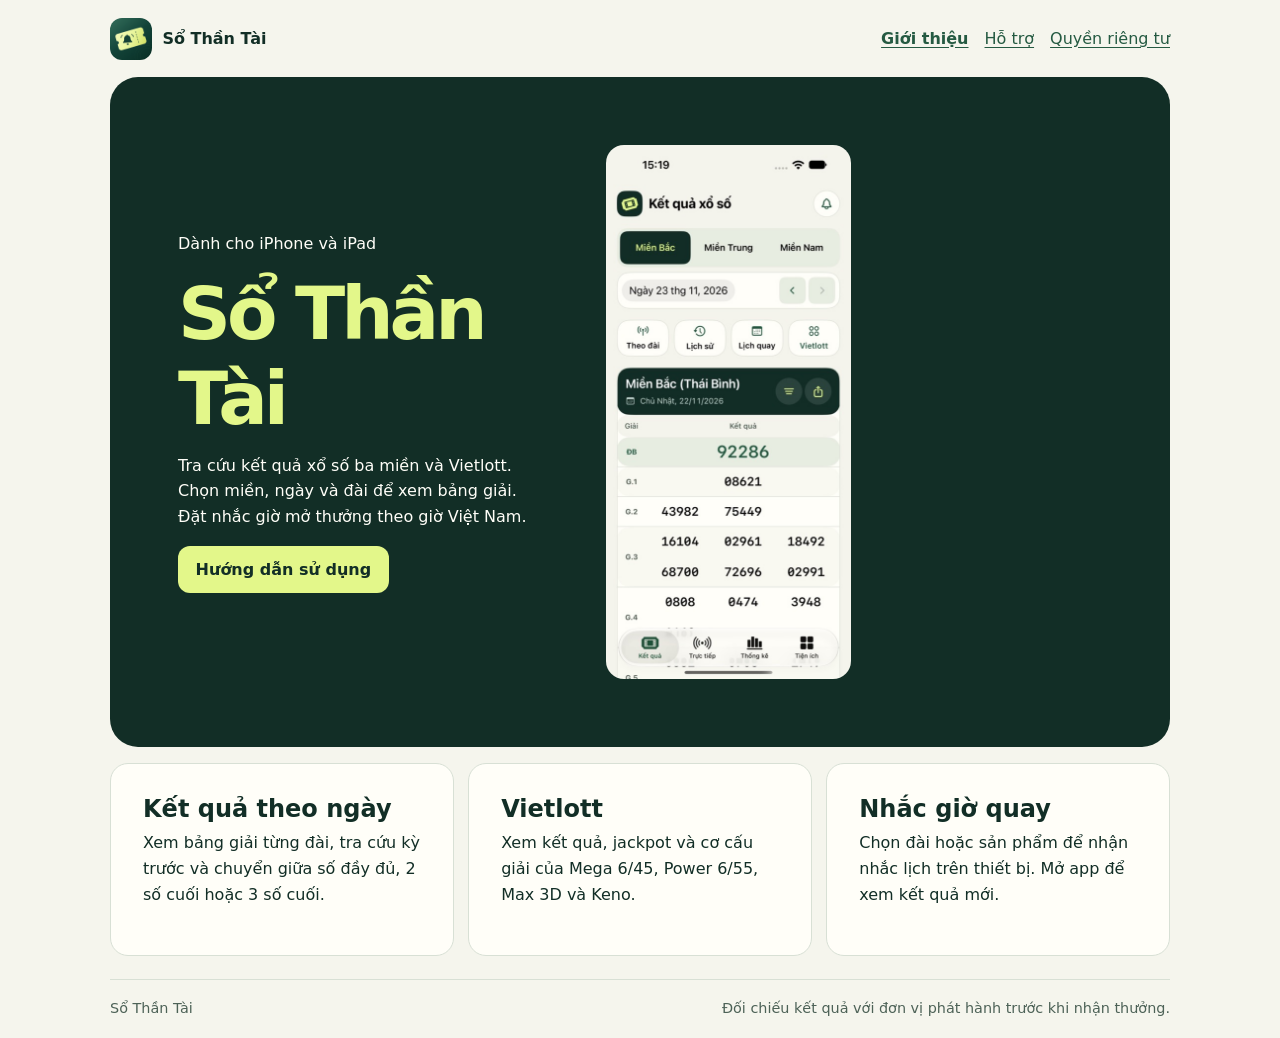
<file: so-than-tai/index.html>
<!doctype html>
<html lang="vi">
<head>
  <meta charset="utf-8">
  <meta name="viewport" content="width=device-width, initial-scale=1">
  <meta name="description" content="Sổ Thần Tài giúp tra cứu kết quả xổ số ba miền, Vietlott và đặt nhắc giờ mở thưởng.">
  <title>Sổ Thần Tài - Dò Số Nhanh</title>
  <link rel="icon" href="assets/icon.png">
  <link rel="stylesheet" href="style.css">
</head>
<body>
  <header>
    <a class="brand" href="./"><img src="assets/icon.png" alt="" width="42" height="42">Sổ Thần Tài</a>
    <nav aria-label="Điều hướng">
      <a href="./" aria-current="page">Giới thiệu</a>
      <a href="support/">Hỗ trợ</a>
      <a href="privacy/">Quyền riêng tư</a>
    </nav>
  </header>
  <main>
    <section class="hero">
      <div>
        <p>Dành cho iPhone và iPad</p>
        <h1>Sổ Thần Tài</h1>
        <p>Tra cứu kết quả xổ số ba miền và Vietlott. Chọn miền, ngày và đài để xem bảng giải. Đặt nhắc giờ mở thưởng theo giờ Việt Nam.</p>
        <a class="button" href="support/">Hướng dẫn sử dụng</a>
      </div>
      <img src="assets/ket-qua.jpg" width="497" height="1080" alt="Giao diện Sổ Thần Tài với bộ chọn miền, ngày và bảng kết quả xổ số">
    </section>
    <div class="features">
      <article><h2>Kết quả theo ngày</h2><p>Xem bảng giải từng đài, tra cứu kỳ trước và chuyển giữa số đầy đủ, 2 số cuối hoặc 3 số cuối.</p></article>
      <article><h2>Vietlott</h2><p>Xem kết quả, jackpot và cơ cấu giải của Mega 6/45, Power 6/55, Max 3D và Keno.</p></article>
      <article><h2>Nhắc giờ quay</h2><p>Chọn đài hoặc sản phẩm để nhận nhắc lịch trên thiết bị. Mở app để xem kết quả mới.</p></article>
    </div>
  </main>
  <footer><span>Sổ Thần Tài</span><span>Đối chiếu kết quả với đơn vị phát hành trước khi nhận thưởng.</span></footer>
</body>
</html>
</file>
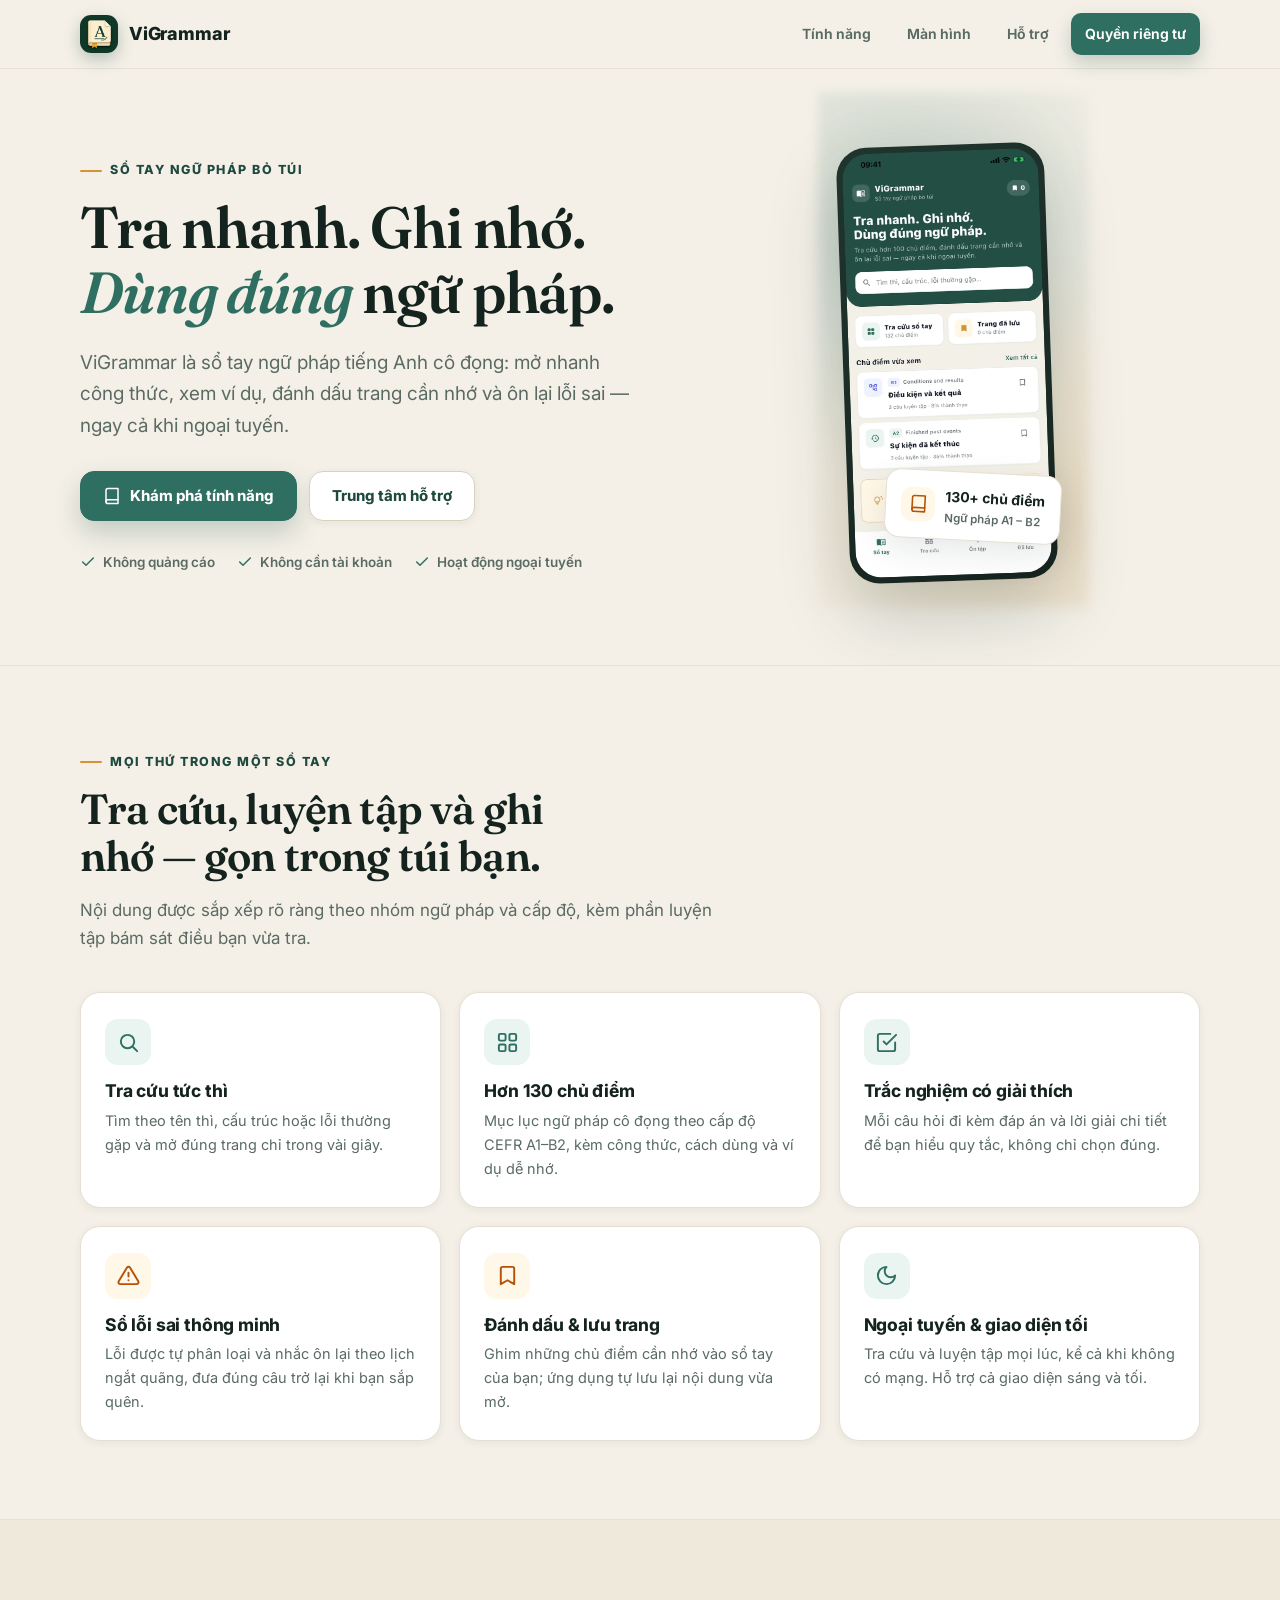
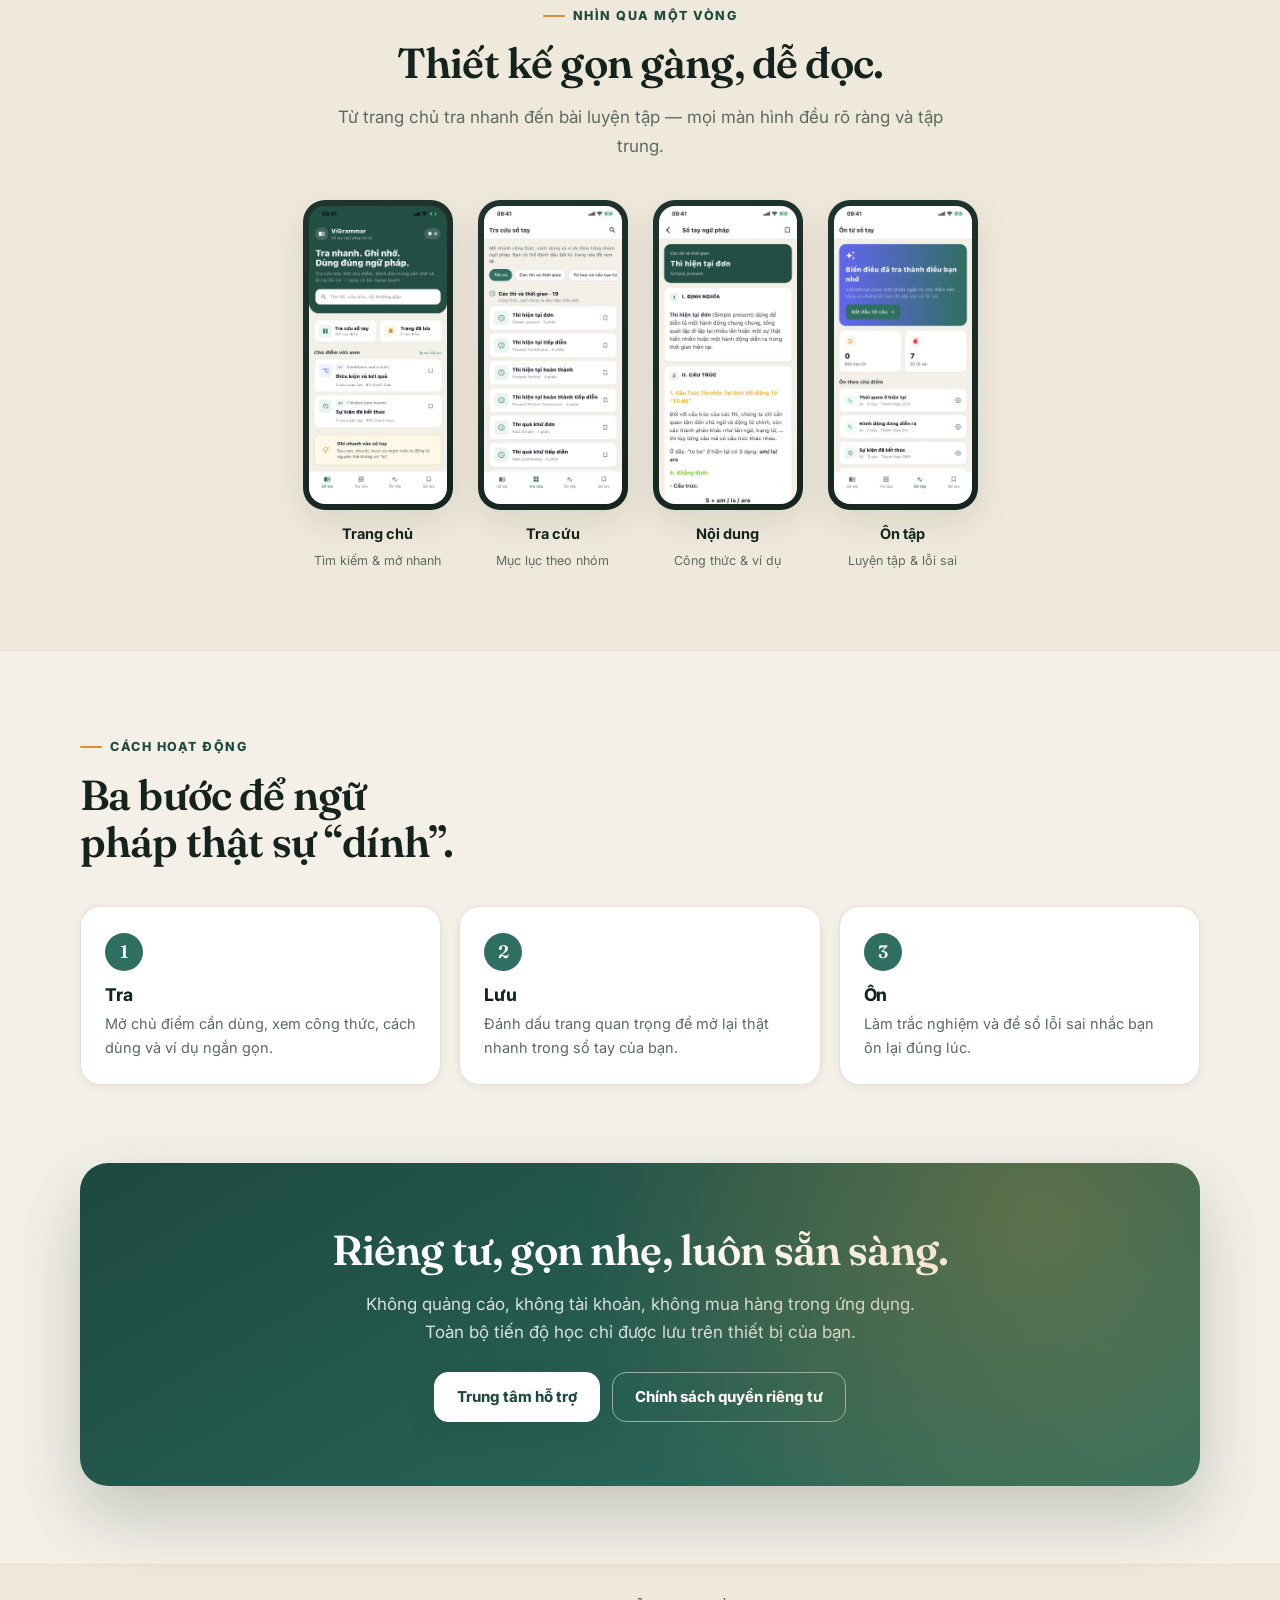
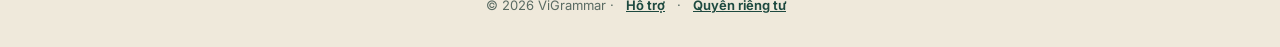
<file: ViGrammar/index.html>
<!doctype html>
<html lang="vi">
<head>
  <meta charset="utf-8">
  <meta name="viewport" content="width=device-width, initial-scale=1">
  <meta name="description" content="ViGrammar — sổ tay ngữ pháp tiếng Anh: tra nhanh hơn 130 chủ điểm A1–B2, trắc nghiệm có giải thích và sổ lỗi sai. Hoạt động ngoại tuyến.">
  <meta name="theme-color" content="#2f6f61">
  <meta property="og:title" content="ViGrammar — Sổ tay ngữ pháp tiếng Anh">
  <meta property="og:description" content="Tra nhanh. Ghi nhớ. Dùng đúng ngữ pháp. Hơn 130 chủ điểm A1–B2, trắc nghiệm có giải thích, sổ lỗi sai — hoạt động ngoại tuyến.">
  <meta property="og:type" content="website">
  <title>ViGrammar — Sổ tay ngữ pháp tiếng Anh</title>
  <link rel="icon" href="assets/app-icon.png">
  <link rel="preconnect" href="https://fonts.googleapis.com">
  <link rel="preconnect" href="https://fonts.gstatic.com" crossorigin>
  <link rel="stylesheet" href="https://fonts.googleapis.com/css2?family=Fraunces:ital,opsz,wght@0,9..144,500;0,9..144,600;1,9..144,600&family=Inter:wght@400;500;600;700;800&display=swap">
  <link rel="stylesheet" href="assets/style.css">
</head>
<body>
  <header class="site-header">
    <nav class="nav" aria-label="Điều hướng chính">
      <a class="brand" href="./"><img src="assets/app-icon.png" alt=""><span>ViGrammar</span></a>
      <div class="nav-links">
        <a href="#tinh-nang">Tính năng</a>
        <a href="#man-hinh">Màn hình</a>
        <a href="support.html">Hỗ trợ</a>
        <a class="cta" href="privacy.html">Quyền riêng tư</a>
      </div>
    </nav>
  </header>

  <main>
    <!-- Hero -->
    <section class="hero">
      <div class="wrap hero-inner">
        <div class="hero-copy">
          <p class="eyebrow">Sổ tay ngữ pháp bỏ túi</p>
          <h1>Tra nhanh. Ghi nhớ.<br><em>Dùng đúng</em> ngữ pháp.</h1>
          <p class="lead">ViGrammar là sổ tay ngữ pháp tiếng Anh cô đọng: mở nhanh công thức, xem ví dụ, đánh dấu trang cần nhớ và ôn lại lỗi sai — ngay cả khi ngoại tuyến.</p>
          <div class="actions">
            <a class="button" href="#tinh-nang">
              <svg class="ico" viewBox="0 0 24 24" fill="none" stroke="currentColor" stroke-width="2" stroke-linecap="round" stroke-linejoin="round" aria-hidden="true"><path d="M4 19.5A2.5 2.5 0 0 1 6.5 17H20"></path><path d="M6.5 2H20v20H6.5A2.5 2.5 0 0 1 4 19.5v-15A2.5 2.5 0 0 1 6.5 2z"></path></svg>
              Khám phá tính năng
            </a>
            <a class="button secondary" href="support.html">Trung tâm hỗ trợ</a>
          </div>
          <div class="trust-row">
            <span><svg class="ico" viewBox="0 0 24 24" fill="none" stroke="currentColor" stroke-width="2.2" stroke-linecap="round" stroke-linejoin="round" aria-hidden="true"><path d="M20 6 9 17l-5-5"/></svg>Không quảng cáo</span>
            <span><svg class="ico" viewBox="0 0 24 24" fill="none" stroke="currentColor" stroke-width="2.2" stroke-linecap="round" stroke-linejoin="round" aria-hidden="true"><path d="M20 6 9 17l-5-5"/></svg>Không cần tài khoản</span>
            <span><svg class="ico" viewBox="0 0 24 24" fill="none" stroke="currentColor" stroke-width="2.2" stroke-linecap="round" stroke-linejoin="round" aria-hidden="true"><path d="M20 6 9 17l-5-5"/></svg>Hoạt động ngoại tuyến</span>
          </div>
        </div>
        <div class="hero-art">
          <div class="phone">
            <img src="assets/screens/so-tay.webp" alt="Màn hình trang chủ ViGrammar với ô tìm kiếm và chủ điểm vừa xem" width="620" height="1341" loading="eager">
          </div>
          <div class="hero-badge">
            <span class="dot"><svg class="ico" viewBox="0 0 24 24" fill="none" stroke="currentColor" stroke-width="2" stroke-linecap="round" stroke-linejoin="round" aria-hidden="true"><path d="M4 19.5A2.5 2.5 0 0 1 6.5 17H20"/><path d="M6.5 2H20v20H6.5A2.5 2.5 0 0 1 4 19.5v-15A2.5 2.5 0 0 1 6.5 2z"/></svg></span>
            <div><b>130+ chủ điểm</b><small>Ngữ pháp A1 – B2</small></div>
          </div>
        </div>
      </div>
    </section>

    <!-- Features -->
    <section class="section" id="tinh-nang">
      <div class="wrap">
        <div class="section-head">
          <p class="eyebrow">Mọi thứ trong một sổ tay</p>
          <h2>Tra cứu, luyện tập và ghi nhớ — gọn trong túi bạn.</h2>
          <p class="section-intro">Nội dung được sắp xếp rõ ràng theo nhóm ngữ pháp và cấp độ, kèm phần luyện tập bám sát điều bạn vừa tra.</p>
        </div>
        <div class="grid">
          <article class="card">
            <span class="chip"><svg class="ico" viewBox="0 0 24 24" fill="none" stroke="currentColor" stroke-width="2" stroke-linecap="round" stroke-linejoin="round" aria-hidden="true"><circle cx="11" cy="11" r="7"/><path d="m21 21-4.3-4.3"/></svg></span>
            <h3>Tra cứu tức thì</h3>
            <p>Tìm theo tên thì, cấu trúc hoặc lỗi thường gặp và mở đúng trang chỉ trong vài giây.</p>
          </article>
          <article class="card">
            <span class="chip"><svg class="ico" viewBox="0 0 24 24" fill="none" stroke="currentColor" stroke-width="2" stroke-linecap="round" stroke-linejoin="round" aria-hidden="true"><rect x="3" y="3" width="7" height="7" rx="1.5"/><rect x="14" y="3" width="7" height="7" rx="1.5"/><rect x="3" y="14" width="7" height="7" rx="1.5"/><rect x="14" y="14" width="7" height="7" rx="1.5"/></svg></span>
            <h3>Hơn 130 chủ điểm</h3>
            <p>Mục lục ngữ pháp cô đọng theo cấp độ CEFR A1–B2, kèm công thức, cách dùng và ví dụ dễ nhớ.</p>
          </article>
          <article class="card">
            <span class="chip"><svg class="ico" viewBox="0 0 24 24" fill="none" stroke="currentColor" stroke-width="2" stroke-linecap="round" stroke-linejoin="round" aria-hidden="true"><path d="M9 11l3 3L22 4"/><path d="M21 12v7a2 2 0 0 1-2 2H5a2 2 0 0 1-2-2V5a2 2 0 0 1 2-2h11"/></svg></span>
            <h3>Trắc nghiệm có giải thích</h3>
            <p>Mỗi câu hỏi đi kèm đáp án và lời giải chi tiết để bạn hiểu quy tắc, không chỉ chọn đúng.</p>
          </article>
          <article class="card">
            <span class="chip gold"><svg class="ico" viewBox="0 0 24 24" fill="none" stroke="currentColor" stroke-width="2" stroke-linecap="round" stroke-linejoin="round" aria-hidden="true"><path d="M12 9v4"/><path d="M12 17h.01"/><path d="M10.3 3.9 1.8 18a2 2 0 0 0 1.7 3h17a2 2 0 0 0 1.7-3L13.7 3.9a2 2 0 0 0-3.4 0z"/></svg></span>
            <h3>Sổ lỗi sai thông minh</h3>
            <p>Lỗi được tự phân loại và nhắc ôn lại theo lịch ngắt quãng, đưa đúng câu trở lại khi bạn sắp quên.</p>
          </article>
          <article class="card">
            <span class="chip gold"><svg class="ico" viewBox="0 0 24 24" fill="none" stroke="currentColor" stroke-width="2" stroke-linecap="round" stroke-linejoin="round" aria-hidden="true"><path d="M19 21l-7-4-7 4V5a2 2 0 0 1 2-2h10a2 2 0 0 1 2 2z"/></svg></span>
            <h3>Đánh dấu &amp; lưu trang</h3>
            <p>Ghim những chủ điểm cần nhớ vào sổ tay của bạn; ứng dụng tự lưu lại nội dung vừa mở.</p>
          </article>
          <article class="card">
            <span class="chip"><svg class="ico" viewBox="0 0 24 24" fill="none" stroke="currentColor" stroke-width="2" stroke-linecap="round" stroke-linejoin="round" aria-hidden="true"><path d="M12 3a6 6 0 0 0 9 9 9 9 0 1 1-9-9z"/></svg></span>
            <h3>Ngoại tuyến &amp; giao diện tối</h3>
            <p>Tra cứu và luyện tập mọi lúc, kể cả khi không có mạng. Hỗ trợ cả giao diện sáng và tối.</p>
          </article>
        </div>
      </div>
    </section>

    <!-- Screens showcase -->
    <section class="section alt" id="man-hinh">
      <div class="wrap">
        <div class="section-head center">
          <p class="eyebrow" style="justify-content:center">Nhìn qua một vòng</p>
          <h2>Thiết kế gọn gàng, dễ đọc.</h2>
          <p class="section-intro">Từ trang chủ tra nhanh đến bài luyện tập — mọi màn hình đều rõ ràng và tập trung.</p>
        </div>
        <div class="screens">
          <div class="screen"><figure><div class="frame"><img src="assets/screens/so-tay.webp" alt="Trang chủ sổ tay với ô tìm kiếm" width="620" height="1341" loading="lazy"></div><figcaption><b>Trang chủ</b><span>Tìm kiếm &amp; mở nhanh</span></figcaption></figure></div>
          <div class="screen"><figure><div class="frame"><img src="assets/screens/tra-cuu.webp" alt="Mục lục các thì và thời gian được phân nhóm" width="620" height="1341" loading="lazy"></div><figcaption><b>Tra cứu</b><span>Mục lục theo nhóm</span></figcaption></figure></div>
          <div class="screen"><figure><div class="frame"><img src="assets/screens/bai-hoc.webp" alt="Nội dung công thức và cách dùng của một chủ điểm" width="620" height="1341" loading="lazy"></div><figcaption><b>Nội dung</b><span>Công thức &amp; ví dụ</span></figcaption></figure></div>
          <div class="screen"><figure><div class="frame"><img src="assets/screens/on-tap.webp" alt="Khu vực ôn tập và sổ lỗi sai" width="620" height="1341" loading="lazy"></div><figcaption><b>Ôn tập</b><span>Luyện tập &amp; lỗi sai</span></figcaption></figure></div>
        </div>
      </div>
    </section>

    <!-- How it works -->
    <section class="section">
      <div class="wrap">
        <div class="section-head">
          <p class="eyebrow">Cách hoạt động</p>
          <h2>Ba bước để ngữ pháp thật sự &ldquo;dính&rdquo;.</h2>
        </div>
        <div class="steps">
          <div class="step">
            <span class="num">1</span>
            <h3>Tra</h3>
            <p>Mở chủ điểm cần dùng, xem công thức, cách dùng và ví dụ ngắn gọn.</p>
          </div>
          <div class="step">
            <span class="num">2</span>
            <h3>Lưu</h3>
            <p>Đánh dấu trang quan trọng để mở lại thật nhanh trong sổ tay của bạn.</p>
          </div>
          <div class="step">
            <span class="num">3</span>
            <h3>Ôn</h3>
            <p>Làm trắc nghiệm và để sổ lỗi sai nhắc bạn ôn lại đúng lúc.</p>
          </div>
        </div>
      </div>
    </section>

    <!-- CTA -->
    <section class="section" style="padding-top:0">
      <div class="wrap">
        <div class="cta-band">
          <h2>Riêng tư, gọn nhẹ, luôn sẵn sàng.</h2>
          <p>Không quảng cáo, không tài khoản, không mua hàng trong ứng dụng. Toàn bộ tiến độ học chỉ được lưu trên thiết bị của bạn.</p>
          <div class="actions">
            <a class="button" href="support.html">Trung tâm hỗ trợ</a>
            <a class="button secondary" href="privacy.html">Chính sách quyền riêng tư</a>
          </div>
        </div>
      </div>
    </section>
  </main>

  <footer class="footer">© 2026 ViGrammar · <a href="support.html">Hỗ trợ</a> · <a href="privacy.html">Quyền riêng tư</a></footer>
</body>
</html>
</file>
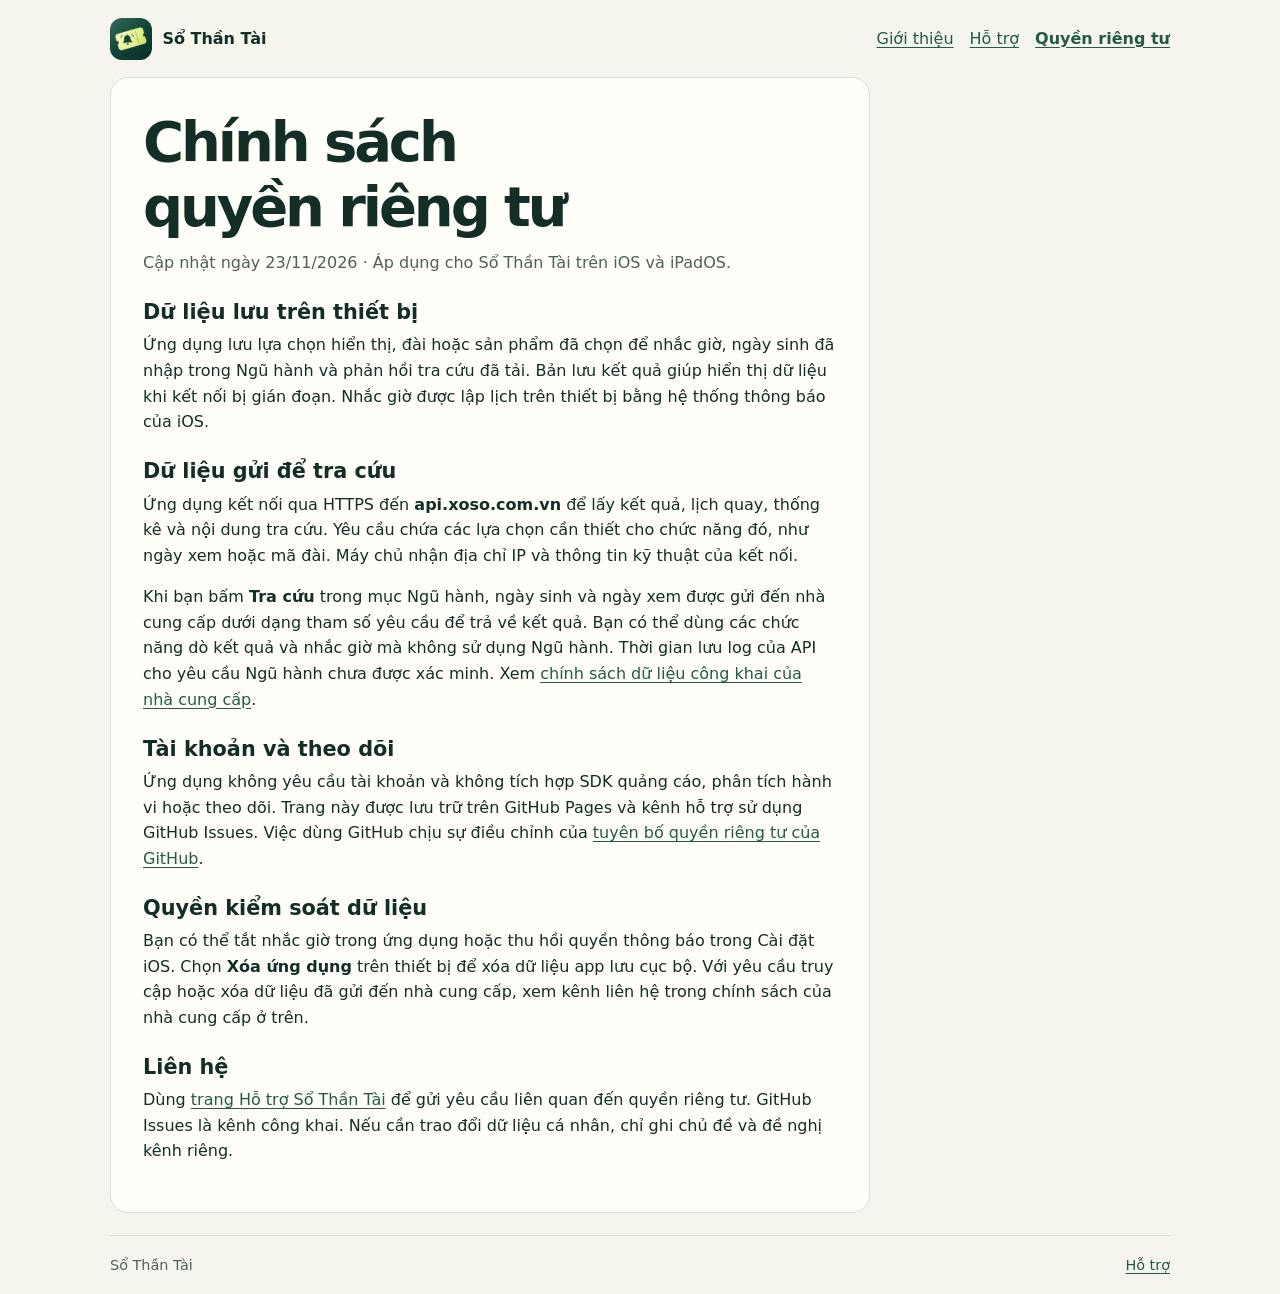
<file: so-than-tai/privacy/index.html>
<!doctype html>
<html lang="vi">
<head>
  <meta charset="utf-8">
  <meta name="viewport" content="width=device-width, initial-scale=1">
  <meta name="description" content="Cách ứng dụng Sổ Thần Tài xử lý dữ liệu tra cứu và các lựa chọn quyền riêng tư.">
  <title>Chính sách quyền riêng tư · Sổ Thần Tài</title>
  <link rel="icon" href="../assets/icon.png">
  <link rel="stylesheet" href="../style.css">
</head>
<body>
  <header>
    <a class="brand" href="../"><img src="../assets/icon.png" alt="" width="42" height="42">Sổ Thần Tài</a>
    <nav aria-label="Điều hướng">
      <a href="../">Giới thiệu</a>
      <a href="../support/">Hỗ trợ</a>
      <a href="./" aria-current="page">Quyền riêng tư</a>
    </nav>
  </header>
  <main>
    <article class="reading">
      <h1>Chính sách quyền riêng tư</h1>
      <p class="muted">Cập nhật ngày 23/11/2026 · Áp dụng cho Sổ Thần Tài trên iOS và iPadOS.</p>
      <h2>Dữ liệu lưu trên thiết bị</h2>
      <p>Ứng dụng lưu lựa chọn hiển thị, đài hoặc sản phẩm đã chọn để nhắc giờ, ngày sinh đã nhập trong Ngũ hành và phản hồi tra cứu đã tải. Bản lưu kết quả giúp hiển thị dữ liệu khi kết nối bị gián đoạn. Nhắc giờ được lập lịch trên thiết bị bằng hệ thống thông báo của iOS.</p>
      <h2>Dữ liệu gửi để tra cứu</h2>
      <p>Ứng dụng kết nối qua HTTPS đến <strong>api.xoso.com.vn</strong> để lấy kết quả, lịch quay, thống kê và nội dung tra cứu. Yêu cầu chứa các lựa chọn cần thiết cho chức năng đó, như ngày xem hoặc mã đài. Máy chủ nhận địa chỉ IP và thông tin kỹ thuật của kết nối.</p>
      <p>Khi bạn bấm <strong>Tra cứu</strong> trong mục Ngũ hành, ngày sinh và ngày xem được gửi đến nhà cung cấp dưới dạng tham số yêu cầu để trả về kết quả. Bạn có thể dùng các chức năng dò kết quả và nhắc giờ mà không sử dụng Ngũ hành. Thời gian lưu log của API cho yêu cầu Ngũ hành chưa được xác minh. Xem <a href="https://xoso.com.vn/tin-xo-so/chinh-sach-bao-mat-va-bao-ve-du-lieu-ca-nhan-tren-website-xoso-com-vn-404-147777.html">chính sách dữ liệu công khai của nhà cung cấp</a>.</p>
      <h2>Tài khoản và theo dõi</h2>
      <p>Ứng dụng không yêu cầu tài khoản và không tích hợp SDK quảng cáo, phân tích hành vi hoặc theo dõi. Trang này được lưu trữ trên GitHub Pages và kênh hỗ trợ sử dụng GitHub Issues. Việc dùng GitHub chịu sự điều chỉnh của <a href="https://docs.github.com/en/site-policy/privacy-policies/github-general-privacy-statement">tuyên bố quyền riêng tư của GitHub</a>.</p>
      <h2>Quyền kiểm soát dữ liệu</h2>
      <p>Bạn có thể tắt nhắc giờ trong ứng dụng hoặc thu hồi quyền thông báo trong Cài đặt iOS. Chọn <strong>Xóa ứng dụng</strong> trên thiết bị để xóa dữ liệu app lưu cục bộ. Với yêu cầu truy cập hoặc xóa dữ liệu đã gửi đến nhà cung cấp, xem kênh liên hệ trong chính sách của nhà cung cấp ở trên.</p>
      <h2>Liên hệ</h2>
      <p>Dùng <a href="../support/">trang Hỗ trợ Sổ Thần Tài</a> để gửi yêu cầu liên quan đến quyền riêng tư. GitHub Issues là kênh công khai. Nếu cần trao đổi dữ liệu cá nhân, chỉ ghi chủ đề và đề nghị kênh riêng.</p>
    </article>
  </main>
  <footer><span>Sổ Thần Tài</span><a href="../support/">Hỗ trợ</a></footer>
</body>
</html>
</file>
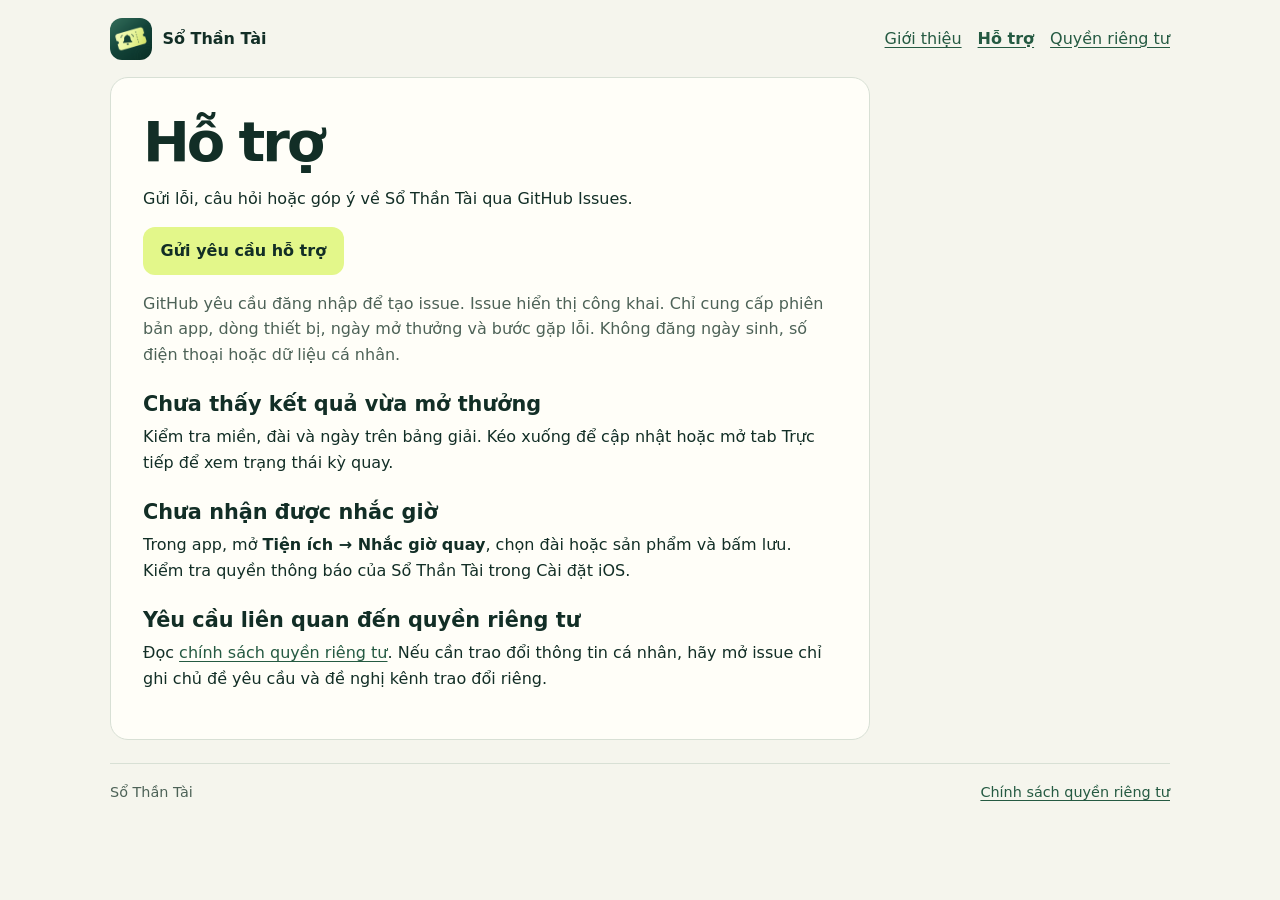
<file: so-than-tai/support/index.html>
<!doctype html>
<html lang="vi">
<head>
  <meta charset="utf-8">
  <meta name="viewport" content="width=device-width, initial-scale=1">
  <meta name="description" content="Hướng dẫn sử dụng và liên hệ hỗ trợ dành cho người dùng Sổ Thần Tài.">
  <title>Hỗ trợ · Sổ Thần Tài</title>
  <link rel="icon" href="../assets/icon.png">
  <link rel="stylesheet" href="../style.css">
</head>
<body>
  <header>
    <a class="brand" href="../"><img src="../assets/icon.png" alt="" width="42" height="42">Sổ Thần Tài</a>
    <nav aria-label="Điều hướng">
      <a href="../">Giới thiệu</a>
      <a href="./" aria-current="page">Hỗ trợ</a>
      <a href="../privacy/">Quyền riêng tư</a>
    </nav>
  </header>
  <main>
    <article class="reading">
      <h1>Hỗ trợ</h1>
      <p>Gửi lỗi, câu hỏi hoặc góp ý về Sổ Thần Tài qua GitHub Issues.</p>
      <p><a class="button" href="https://github.com/tienlab19/tienlab19.github.io/issues/new?title=%5BS%E1%BB%95%20Th%E1%BA%A7n%20T%C3%A0i%5D%20H%E1%BB%97%20tr%E1%BB%A3">Gửi yêu cầu hỗ trợ</a></p>
      <p class="muted">GitHub yêu cầu đăng nhập để tạo issue. Issue hiển thị công khai. Chỉ cung cấp phiên bản app, dòng thiết bị, ngày mở thưởng và bước gặp lỗi. Không đăng ngày sinh, số điện thoại hoặc dữ liệu cá nhân.</p>
      <h2>Chưa thấy kết quả vừa mở thưởng</h2>
      <p>Kiểm tra miền, đài và ngày trên bảng giải. Kéo xuống để cập nhật hoặc mở tab Trực tiếp để xem trạng thái kỳ quay.</p>
      <h2>Chưa nhận được nhắc giờ</h2>
      <p>Trong app, mở <strong>Tiện ích → Nhắc giờ quay</strong>, chọn đài hoặc sản phẩm và bấm lưu. Kiểm tra quyền thông báo của Sổ Thần Tài trong Cài đặt iOS.</p>
      <h2>Yêu cầu liên quan đến quyền riêng tư</h2>
      <p>Đọc <a href="../privacy/">chính sách quyền riêng tư</a>. Nếu cần trao đổi thông tin cá nhân, hãy mở issue chỉ ghi chủ đề yêu cầu và đề nghị kênh trao đổi riêng.</p>
    </article>
  </main>
  <footer><span>Sổ Thần Tài</span><a href="../privacy/">Chính sách quyền riêng tư</a></footer>
</body>
</html>
</file>
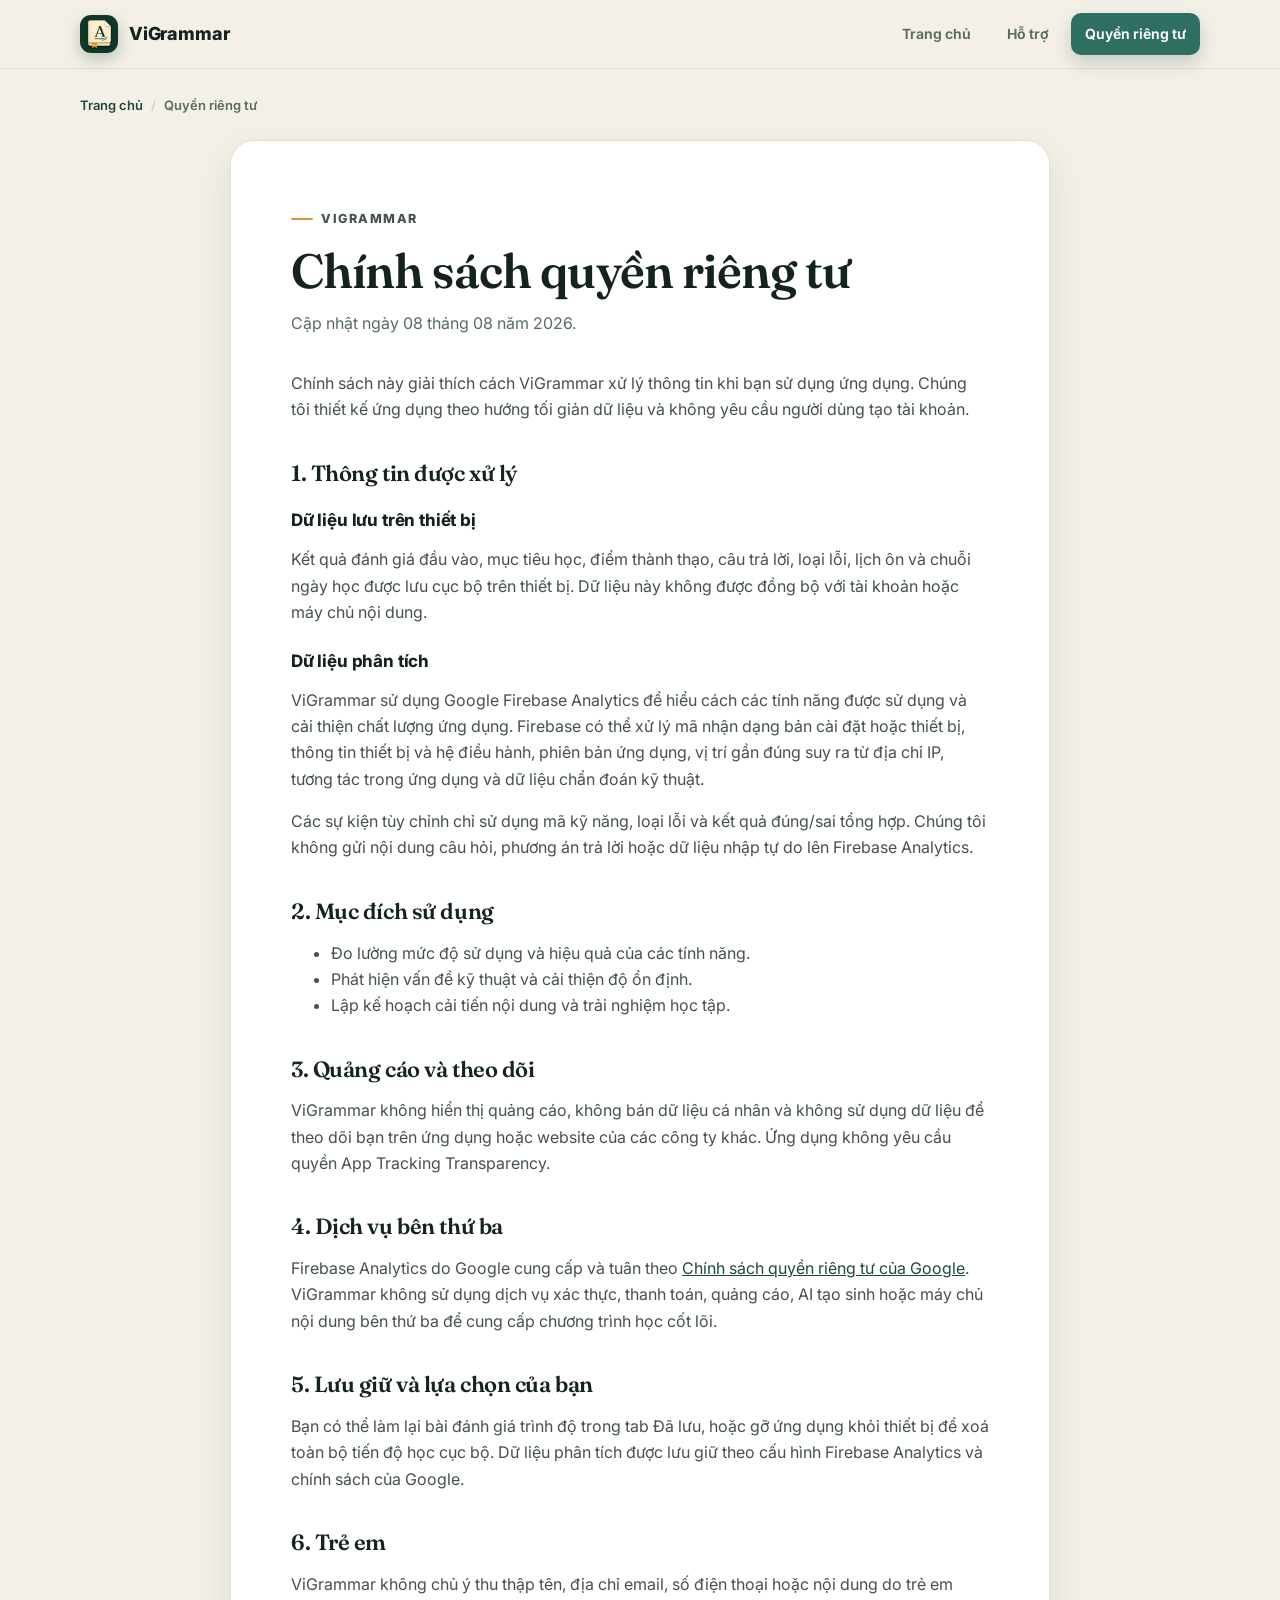
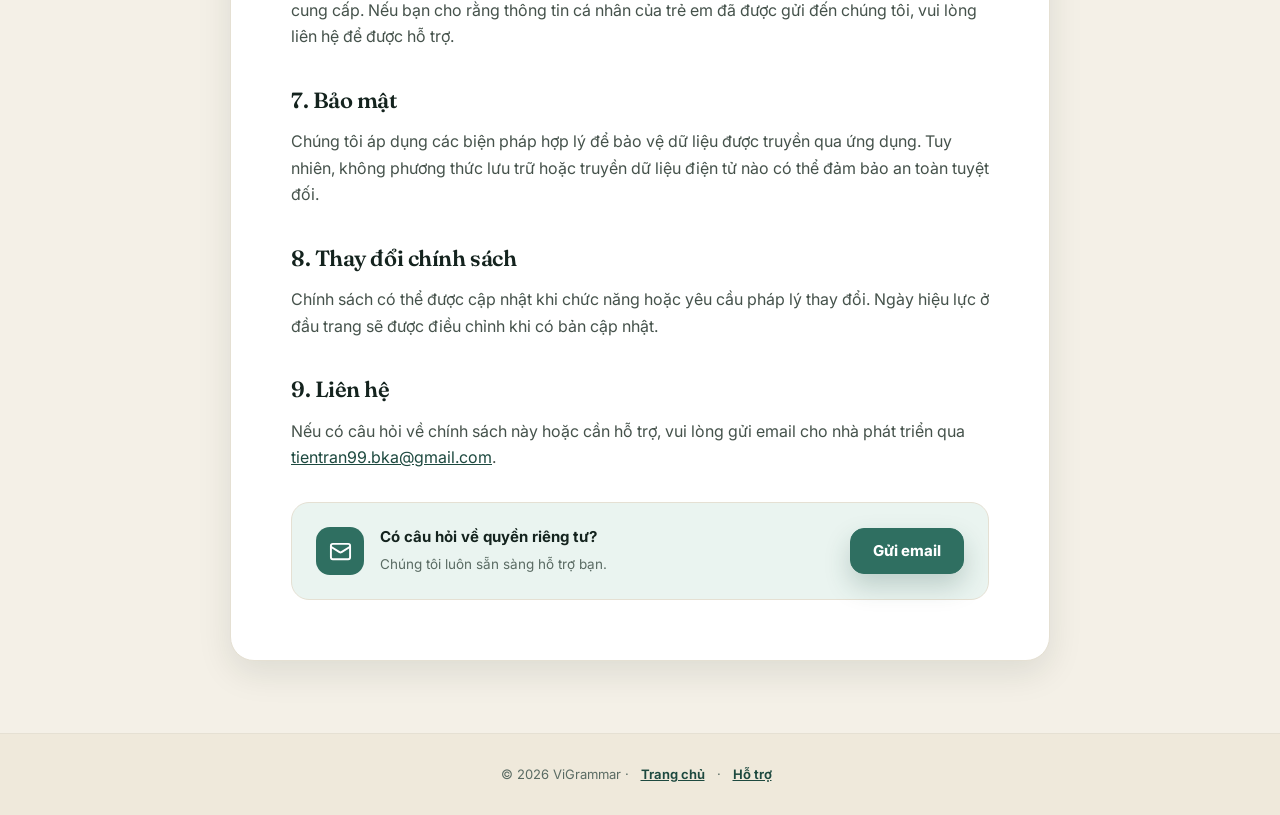
<file: ViGrammar/privacy.html>
<!doctype html>
<html lang="vi">
<head>
  <meta charset="utf-8">
  <meta name="viewport" content="width=device-width, initial-scale=1">
  <meta name="description" content="Chính sách quyền riêng tư của ứng dụng ViGrammar.">
  <meta name="theme-color" content="#2f6f61">
  <title>Chính sách quyền riêng tư — ViGrammar</title>
  <link rel="icon" href="assets/app-icon.png">
  <link rel="preconnect" href="https://fonts.googleapis.com">
  <link rel="preconnect" href="https://fonts.gstatic.com" crossorigin>
  <link rel="stylesheet" href="https://fonts.googleapis.com/css2?family=Fraunces:ital,opsz,wght@0,9..144,500;0,9..144,600;1,9..144,600&family=Inter:wght@400;500;600;700;800&display=swap">
  <link rel="stylesheet" href="assets/style.css">
</head>
<body>
  <header class="site-header">
    <nav class="nav" aria-label="Điều hướng chính">
      <a class="brand" href="./"><img src="assets/app-icon.png" alt=""><span>ViGrammar</span></a>
      <div class="nav-links">
        <a href="./">Trang chủ</a>
        <a href="support.html">Hỗ trợ</a>
        <a class="cta" href="privacy.html" aria-current="page">Quyền riêng tư</a>
      </div>
    </nav>
  </header>

  <nav class="breadcrumb" aria-label="Breadcrumb">
    <a href="./">Trang chủ</a><span class="sep">/</span>Quyền riêng tư
  </nav>

  <main class="document">
    <p class="eyebrow">ViGrammar</p>
    <h1>Chính sách quyền riêng tư</h1>
    <p class="updated">Cập nhật ngày 08 tháng 08 năm 2026.</p>
    <p>Chính sách này giải thích cách ViGrammar xử lý thông tin khi bạn sử dụng ứng dụng. Chúng tôi thiết kế ứng dụng theo hướng tối giản dữ liệu và không yêu cầu người dùng tạo tài khoản.</p>

    <h2>1. Thông tin được xử lý</h2>
    <h3>Dữ liệu lưu trên thiết bị</h3>
    <p>Kết quả đánh giá đầu vào, mục tiêu học, điểm thành thạo, câu trả lời, loại lỗi, lịch ôn và chuỗi ngày học được lưu cục bộ trên thiết bị. Dữ liệu này không được đồng bộ với tài khoản hoặc máy chủ nội dung.</p>
    <h3>Dữ liệu phân tích</h3>
    <p>ViGrammar sử dụng Google Firebase Analytics để hiểu cách các tính năng được sử dụng và cải thiện chất lượng ứng dụng. Firebase có thể xử lý mã nhận dạng bản cài đặt hoặc thiết bị, thông tin thiết bị và hệ điều hành, phiên bản ứng dụng, vị trí gần đúng suy ra từ địa chỉ IP, tương tác trong ứng dụng và dữ liệu chẩn đoán kỹ thuật.</p>
    <p>Các sự kiện tùy chỉnh chỉ sử dụng mã kỹ năng, loại lỗi và kết quả đúng/sai tổng hợp. Chúng tôi không gửi nội dung câu hỏi, phương án trả lời hoặc dữ liệu nhập tự do lên Firebase Analytics.</p>

    <h2>2. Mục đích sử dụng</h2>
    <ul><li>Đo lường mức độ sử dụng và hiệu quả của các tính năng.</li><li>Phát hiện vấn đề kỹ thuật và cải thiện độ ổn định.</li><li>Lập kế hoạch cải tiến nội dung và trải nghiệm học tập.</li></ul>

    <h2>3. Quảng cáo và theo dõi</h2>
    <p>ViGrammar không hiển thị quảng cáo, không bán dữ liệu cá nhân và không sử dụng dữ liệu để theo dõi bạn trên ứng dụng hoặc website của các công ty khác. Ứng dụng không yêu cầu quyền App Tracking Transparency.</p>

    <h2>4. Dịch vụ bên thứ ba</h2>
    <p>Firebase Analytics do Google cung cấp và tuân theo <a href="https://policies.google.com/privacy">Chính sách quyền riêng tư của Google</a>. ViGrammar không sử dụng dịch vụ xác thực, thanh toán, quảng cáo, AI tạo sinh hoặc máy chủ nội dung bên thứ ba để cung cấp chương trình học cốt lõi.</p>

    <h2>5. Lưu giữ và lựa chọn của bạn</h2>
    <p>Bạn có thể làm lại bài đánh giá trình độ trong tab Đã lưu, hoặc gỡ ứng dụng khỏi thiết bị để xoá toàn bộ tiến độ học cục bộ. Dữ liệu phân tích được lưu giữ theo cấu hình Firebase Analytics và chính sách của Google.</p>

    <h2>6. Trẻ em</h2>
    <p>ViGrammar không chủ ý thu thập tên, địa chỉ email, số điện thoại hoặc nội dung do trẻ em cung cấp. Nếu bạn cho rằng thông tin cá nhân của trẻ em đã được gửi đến chúng tôi, vui lòng liên hệ để được hỗ trợ.</p>

    <h2>7. Bảo mật</h2>
    <p>Chúng tôi áp dụng các biện pháp hợp lý để bảo vệ dữ liệu được truyền qua ứng dụng. Tuy nhiên, không phương thức lưu trữ hoặc truyền dữ liệu điện tử nào có thể đảm bảo an toàn tuyệt đối.</p>

    <h2>8. Thay đổi chính sách</h2>
    <p>Chính sách có thể được cập nhật khi chức năng hoặc yêu cầu pháp lý thay đổi. Ngày hiệu lực ở đầu trang sẽ được điều chỉnh khi có bản cập nhật.</p>

    <h2>9. Liên hệ</h2>
    <p>Nếu có câu hỏi về chính sách này hoặc cần hỗ trợ, vui lòng gửi email cho nhà phát triển qua <a href="mailto:tientran99.bka@gmail.com">tientran99.bka@gmail.com</a>.</p>

    <div class="contact-card" style="margin-top:32px">
      <span class="ico-wrap"><svg class="ico" viewBox="0 0 24 24" fill="none" stroke="currentColor" stroke-width="2" stroke-linecap="round" stroke-linejoin="round" aria-hidden="true"><rect x="2" y="4" width="20" height="16" rx="2"/><path d="m22 7-8.97 5.7a1.94 1.94 0 0 1-2.06 0L2 7"/></svg></span>
      <div>
        <b>Có câu hỏi về quyền riêng tư?</b>
        <span>Chúng tôi luôn sẵn sàng hỗ trợ bạn.</span>
      </div>
      <a class="button" href="mailto:tientran99.bka@gmail.com">Gửi email</a>
    </div>
  </main>
  <footer class="footer">© 2026 ViGrammar · <a href="./">Trang chủ</a> · <a href="support.html">Hỗ trợ</a></footer>
</body>
</html>
</file>
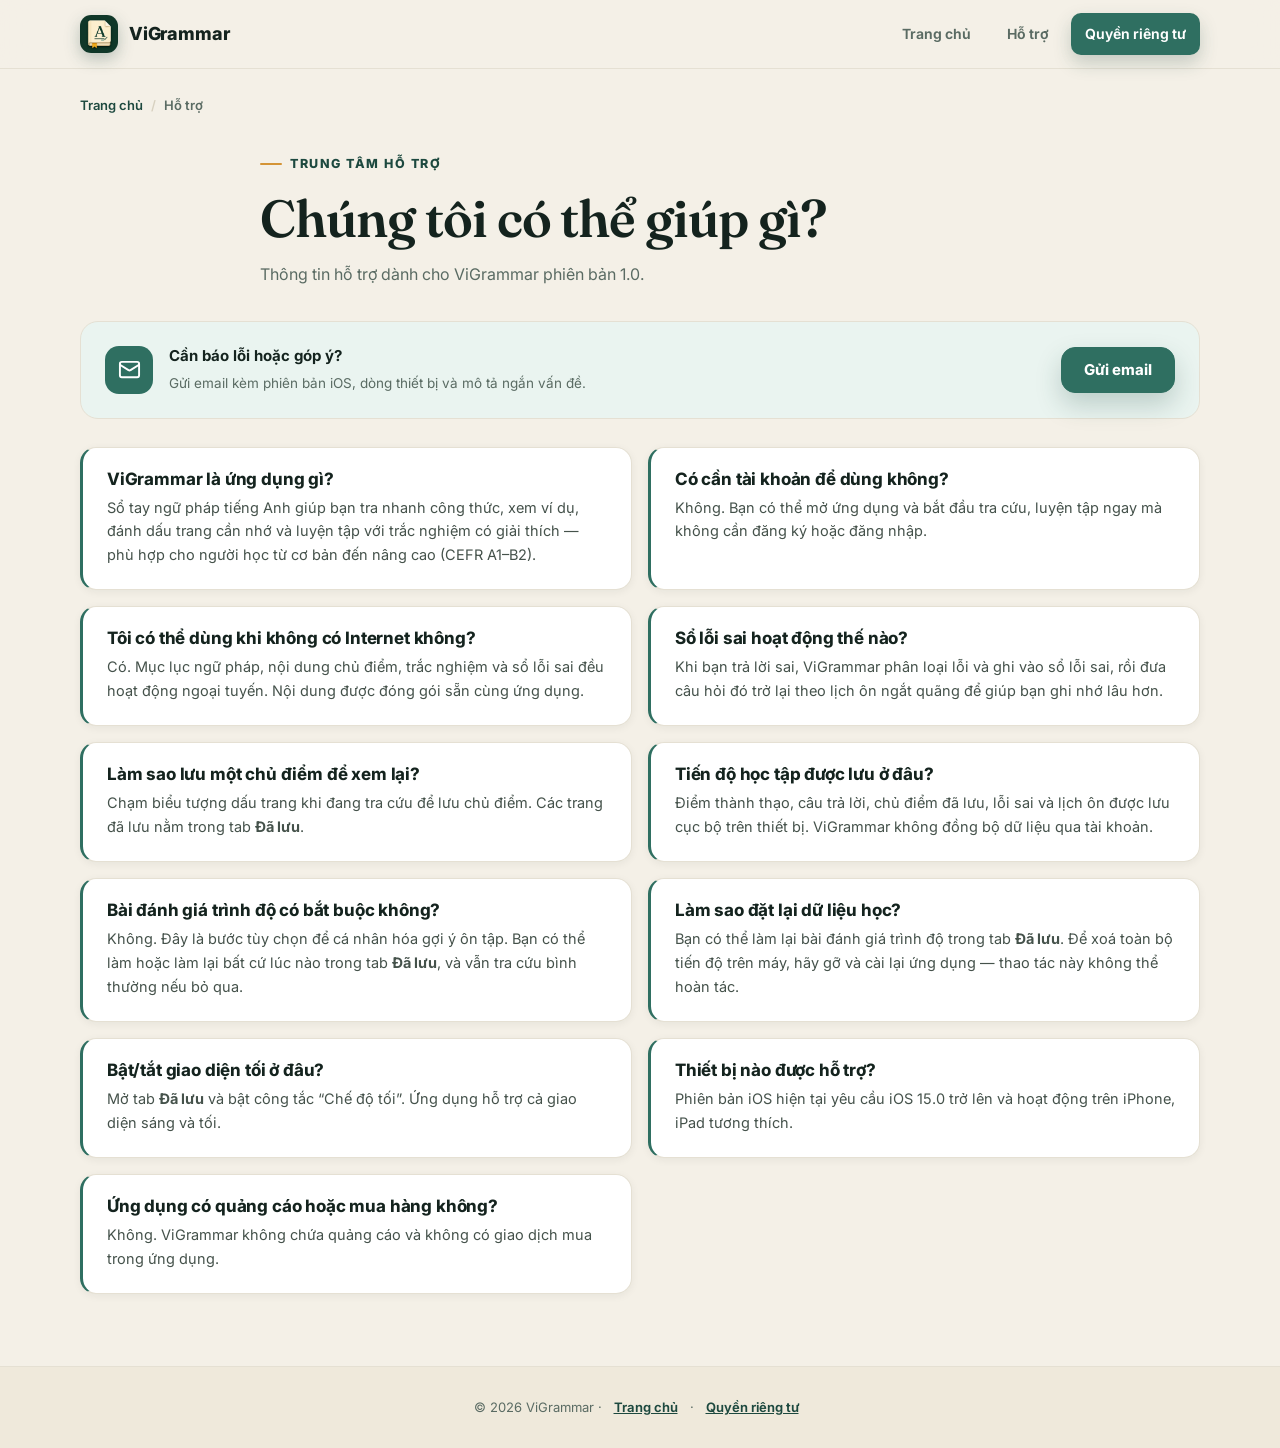
<file: ViGrammar/support.html>
<!doctype html>
<html lang="vi">
<head>
  <meta charset="utf-8">
  <meta name="viewport" content="width=device-width, initial-scale=1">
  <meta name="description" content="Trung tâm hỗ trợ ứng dụng ViGrammar — sổ tay ngữ pháp tiếng Anh.">
  <meta name="theme-color" content="#2f6f61">
  <title>Hỗ trợ — ViGrammar</title>
  <link rel="icon" href="assets/app-icon.png">
  <link rel="preconnect" href="https://fonts.googleapis.com">
  <link rel="preconnect" href="https://fonts.gstatic.com" crossorigin>
  <link rel="stylesheet" href="https://fonts.googleapis.com/css2?family=Fraunces:ital,opsz,wght@0,9..144,500;0,9..144,600;1,9..144,600&family=Inter:wght@400;500;600;700;800&display=swap">
  <link rel="stylesheet" href="assets/style.css">
</head>
<body>
  <header class="site-header">
    <nav class="nav" aria-label="Điều hướng chính">
      <a class="brand" href="./"><img src="assets/app-icon.png" alt=""><span>ViGrammar</span></a>
      <div class="nav-links">
        <a href="./">Trang chủ</a>
        <a href="support.html" aria-current="page">Hỗ trợ</a>
        <a class="cta" href="privacy.html">Quyền riêng tư</a>
      </div>
    </nav>
  </header>

  <nav class="breadcrumb" aria-label="Breadcrumb">
    <a href="./">Trang chủ</a><span class="sep">/</span>Hỗ trợ
  </nav>

  <div class="page-head">
    <p class="eyebrow">Trung tâm hỗ trợ</p>
    <h1>Chúng tôi có thể giúp gì?</h1>
    <p class="updated">Thông tin hỗ trợ dành cho ViGrammar phiên bản 1.0.</p>
  </div>

  <main class="support-main">
    <div class="contact-card">
      <span class="ico-wrap"><svg class="ico" viewBox="0 0 24 24" fill="none" stroke="currentColor" stroke-width="2" stroke-linecap="round" stroke-linejoin="round" aria-hidden="true"><rect x="2" y="4" width="20" height="16" rx="2"/><path d="m22 7-8.97 5.7a1.94 1.94 0 0 1-2.06 0L2 7"/></svg></span>
      <div>
        <b>Cần báo lỗi hoặc góp ý?</b>
        <span>Gửi email kèm phiên bản iOS, dòng thiết bị và mô tả ngắn vấn đề.</span>
      </div>
      <a class="button" href="mailto:tientran99.bka@gmail.com">Gửi email</a>
    </div>

    <div class="faq-grid">
      <section class="faq"><h2>ViGrammar là ứng dụng gì?</h2><p>Sổ tay ngữ pháp tiếng Anh giúp bạn tra nhanh công thức, xem ví dụ, đánh dấu trang cần nhớ và luyện tập với trắc nghiệm có giải thích — phù hợp cho người học từ cơ bản đến nâng cao (CEFR A1–B2).</p></section>
      <section class="faq"><h2>Có cần tài khoản để dùng không?</h2><p>Không. Bạn có thể mở ứng dụng và bắt đầu tra cứu, luyện tập ngay mà không cần đăng ký hoặc đăng nhập.</p></section>
      <section class="faq"><h2>Tôi có thể dùng khi không có Internet không?</h2><p>Có. Mục lục ngữ pháp, nội dung chủ điểm, trắc nghiệm và sổ lỗi sai đều hoạt động ngoại tuyến. Nội dung được đóng gói sẵn cùng ứng dụng.</p></section>
      <section class="faq"><h2>Sổ lỗi sai hoạt động thế nào?</h2><p>Khi bạn trả lời sai, ViGrammar phân loại lỗi và ghi vào sổ lỗi sai, rồi đưa câu hỏi đó trở lại theo lịch ôn ngắt quãng để giúp bạn ghi nhớ lâu hơn.</p></section>
      <section class="faq"><h2>Làm sao lưu một chủ điểm để xem lại?</h2><p>Chạm biểu tượng dấu trang khi đang tra cứu để lưu chủ điểm. Các trang đã lưu nằm trong tab <strong>Đã lưu</strong>.</p></section>
      <section class="faq"><h2>Tiến độ học tập được lưu ở đâu?</h2><p>Điểm thành thạo, câu trả lời, chủ điểm đã lưu, lỗi sai và lịch ôn được lưu cục bộ trên thiết bị. ViGrammar không đồng bộ dữ liệu qua tài khoản.</p></section>
      <section class="faq"><h2>Bài đánh giá trình độ có bắt buộc không?</h2><p>Không. Đây là bước tùy chọn để cá nhân hóa gợi ý ôn tập. Bạn có thể làm hoặc làm lại bất cứ lúc nào trong tab <strong>Đã lưu</strong>, và vẫn tra cứu bình thường nếu bỏ qua.</p></section>
      <section class="faq"><h2>Làm sao đặt lại dữ liệu học?</h2><p>Bạn có thể làm lại bài đánh giá trình độ trong tab <strong>Đã lưu</strong>. Để xoá toàn bộ tiến độ trên máy, hãy gỡ và cài lại ứng dụng — thao tác này không thể hoàn tác.</p></section>
      <section class="faq"><h2>Bật/tắt giao diện tối ở đâu?</h2><p>Mở tab <strong>Đã lưu</strong> và bật công tắc “Chế độ tối”. Ứng dụng hỗ trợ cả giao diện sáng và tối.</p></section>
      <section class="faq"><h2>Thiết bị nào được hỗ trợ?</h2><p>Phiên bản iOS hiện tại yêu cầu iOS 15.0 trở lên và hoạt động trên iPhone, iPad tương thích.</p></section>
      <section class="faq"><h2>Ứng dụng có quảng cáo hoặc mua hàng không?</h2><p>Không. ViGrammar không chứa quảng cáo và không có giao dịch mua trong ứng dụng.</p></section>
    </div>
  </main>

  <footer class="footer">© 2026 ViGrammar · <a href="./">Trang chủ</a> · <a href="privacy.html">Quyền riêng tư</a></footer>
</body>
</html>
</file>
<file: so-than-tai/style.css>
:root {
  color-scheme: light;
  --ink: #122e26;
  --paper: #f5f5ed;
  --white: #fffef8;
  --lime: #e3f78a;
  --muted: #4d6257;
  --line: #d8e0d5;
  font-family: system-ui, -apple-system, BlinkMacSystemFont, sans-serif;
  line-height: 1.6;
  color: var(--ink);
  background: var(--paper);
}
* { box-sizing: border-box; }
body { margin: 0; }
a { color: #255a42; text-underline-offset: .18em; }
a:focus-visible { outline: 2px solid currentColor; outline-offset: 4px; }
header, main, footer { width: min(1060px, calc(100% - 2rem)); margin-inline: auto; }
header, footer, nav { display: flex; align-items: center; gap: 1rem; flex-wrap: wrap; }
header, footer { justify-content: space-between; padding-block: 1.1rem; }
.brand { display: inline-flex; align-items: center; gap: .65rem; font-weight: 750; color: inherit; text-decoration: none; }
.brand img { width: 42px; height: 42px; border-radius: 12px; }
nav a[aria-current] { font-weight: 750; }
h1, h2 { line-height: 1.15; text-wrap: balance; }
h1 { margin: 0 0 .7rem; font-size: clamp(2.2rem, 6vw, 4.6rem); letter-spacing: -.055em; }
h2 { margin: 0 0 .45rem; }
p { margin: 0 0 1rem; }
.hero {
  display: grid;
  grid-template-columns: minmax(0, 1fr) auto;
  align-items: center;
  gap: clamp(1.5rem, 6vw, 5rem);
  border-radius: 28px;
  padding: clamp(1.5rem, 6vw, 4.25rem);
  background: var(--ink);
  color: var(--white);
}
.hero h1 { color: var(--lime); }
.hero p { max-width: 42ch; }
.hero img { width: min(245px, 100%); height: auto; border-radius: 18px; display: block; }
.button {
  display: inline-block;
  padding: .68rem 1.1rem;
  border-radius: 12px;
  color: var(--ink);
  background: var(--lime);
  font-weight: 750;
  text-decoration: none;
}
.button:hover { background: #f0fcae; }
.features {
  display: grid;
  grid-template-columns: repeat(auto-fit, minmax(min(220px, 100%), 1fr));
  gap: .9rem;
  margin-block: 1rem;
}
.features article, .reading {
  padding: clamp(1rem, 4vw, 2rem);
  background: var(--white);
  border: 1px solid var(--line);
  border-radius: 18px;
}
.reading { max-width: 760px; }
.reading h1 { font-size: clamp(2rem, 5vw, 3.5rem); }
.reading h2 { margin-top: 1.6rem; font-size: 1.3rem; }
.reading a { overflow-wrap: anywhere; }
.muted, footer { color: var(--muted); }
footer { margin-top: 1.4rem; border-top: 1px solid var(--line); font-size: .9rem; }
@media (max-width: 650px) {
  .hero { grid-template-columns: 1fr; }
  .hero img { justify-self: center; }
}
</file>
<file: ViGrammar/assets/style.css>
:root {
  color-scheme: light;
  /* Notebook-green brand — mirrors the ViGrammar app design system. */
  --ink: #14231e;
  --muted: #5a6b63;
  --line: #e5e0d3;
  --line-strong: #d8d1c0;
  --paper: #ffffff;
  --wash: #f4f0e7;
  --wash-2: #efe9db;
  --brand: #2f6f61;
  --brand-dark: #1d493f;
  --brand-050: #eaf4f0;
  --gold: #b45309;
  --gold-solid: #d49436;
  --gold-050: #fff7e7;
  --success: #15803d;
  --shadow-sm: 0 2px 8px rgba(20, 35, 30, .06);
  --shadow-md: 0 12px 34px rgba(20, 35, 30, .1);
  --shadow-lg: 0 30px 70px rgba(16, 45, 39, .22);
  --sans: "Inter", ui-sans-serif, -apple-system, BlinkMacSystemFont, "Segoe UI", sans-serif;
  --serif: "Fraunces", ui-serif, Georgia, "Times New Roman", serif;
  font-family: var(--sans);
}

* { box-sizing: border-box; }
html { scroll-behavior: smooth; }

body {
  margin: 0;
  color: var(--ink);
  background: var(--wash);
  line-height: 1.65;
  -webkit-font-smoothing: antialiased;
}

a { color: var(--brand-dark); }
img { max-width: 100%; }

.wrap { width: min(1120px, calc(100% - 40px)); margin: 0 auto; }

/* ---------- Header ---------- */
.site-header {
  position: sticky;
  top: 0;
  z-index: 20;
  background: color-mix(in srgb, var(--wash) 82%, transparent);
  border-bottom: 1px solid var(--line);
  backdrop-filter: blur(14px);
}

.nav {
  width: min(1120px, calc(100% - 40px));
  min-height: 68px;
  margin: 0 auto;
  display: flex;
  align-items: center;
  justify-content: space-between;
  gap: 24px;
}

.brand {
  display: inline-flex;
  align-items: center;
  gap: 11px;
  color: var(--ink);
  font-size: 18px;
  font-weight: 800;
  letter-spacing: -.01em;
  text-decoration: none;
}

.brand img {
  width: 38px;
  height: 38px;
  border-radius: 11px;
  box-shadow: 0 6px 16px rgba(29, 73, 63, .28);
}

.nav-links { display: flex; align-items: center; gap: 8px; }
.nav-links a {
  padding: 9px 14px;
  border-radius: 10px;
  color: var(--muted);
  font-size: 14px;
  font-weight: 650;
  text-decoration: none;
  transition: color .18s ease, background .18s ease;
}
.nav-links a:hover { color: var(--brand-dark); background: var(--brand-050); }
.nav-links a.cta {
  color: #fff;
  background: var(--brand);
  box-shadow: 0 8px 18px rgba(29, 73, 63, .22);
}
.nav-links a.cta:hover { background: var(--brand-dark); color: #fff; }

/* ---------- Shared ---------- */
.eyebrow {
  margin: 0 0 14px;
  display: inline-flex;
  align-items: center;
  gap: 8px;
  color: var(--brand-dark);
  font-size: 12.5px;
  font-weight: 800;
  letter-spacing: .12em;
  text-transform: uppercase;
}
.eyebrow::before {
  content: "";
  width: 22px;
  height: 2px;
  border-radius: 2px;
  background: var(--gold-solid);
}

h1, h2, h3 { line-height: 1.12; }
h1 {
  margin: 0;
  font-family: var(--serif);
  font-optical-sizing: auto;
  font-weight: 600;
  font-size: clamp(38px, 5.4vw, 58px);
  letter-spacing: -.02em;
  text-wrap: balance;
}
h1 em { font-style: italic; color: var(--brand); }
h2 {
  margin: 0 0 16px;
  font-family: var(--serif);
  font-weight: 600;
  font-size: clamp(28px, 4vw, 42px);
  letter-spacing: -.02em;
  text-wrap: balance;
}
h3 { margin: 0 0 8px; font-size: 17.5px; font-weight: 750; letter-spacing: -.01em; }

.lead { max-width: 620px; margin: 22px 0 30px; color: var(--muted); font-size: 19px; text-wrap: pretty; }

.actions { display: flex; flex-wrap: wrap; gap: 12px; }

.button {
  display: inline-flex;
  min-height: 50px;
  padding: 0 22px;
  align-items: center;
  justify-content: center;
  gap: 9px;
  border: 1px solid var(--brand);
  border-radius: 14px;
  background: var(--brand);
  color: #fff;
  font-weight: 750;
  font-size: 15px;
  text-decoration: none;
  box-shadow: 0 12px 26px rgba(29, 73, 63, .22);
  transition: transform .16s ease, background .18s ease, box-shadow .18s ease;
}
.button:hover { background: var(--brand-dark); border-color: var(--brand-dark); transform: translateY(-1px); }
.button:active { transform: translateY(0); }
.button.secondary {
  background: var(--paper);
  color: var(--brand-dark);
  border-color: var(--line-strong);
  box-shadow: var(--shadow-sm);
}
.button.secondary:hover { background: var(--brand-050); border-color: var(--brand); }
.button .ico { width: 18px; height: 18px; }

:where(a, button):focus-visible {
  outline: 3px solid color-mix(in srgb, var(--brand) 55%, transparent);
  outline-offset: 2px;
}

/* ---------- Hero ---------- */
.hero { overflow: hidden; border-bottom: 1px solid var(--line); }
.hero-inner {
  display: grid;
  grid-template-columns: 1.05fr .95fr;
  align-items: center;
  gap: 56px;
  padding: 76px 0 84px;
}
.hero-copy { position: relative; z-index: 1; }

.trust-row {
  margin-top: 30px;
  display: flex;
  flex-wrap: wrap;
  gap: 10px 22px;
  color: var(--muted);
  font-size: 13.5px;
  font-weight: 600;
}
.trust-row span { display: inline-flex; align-items: center; gap: 7px; }
.trust-row .ico { width: 16px; height: 16px; color: var(--brand); }

/* Phone showcase */
.hero-art { position: relative; justify-self: center; }
.hero-art::before {
  content: "";
  position: absolute;
  inset: -12% -18% -6% -12%;
  background:
    radial-gradient(circle at 30% 25%, rgba(47, 111, 97, .22), transparent 60%),
    radial-gradient(circle at 78% 82%, rgba(212, 148, 54, .2), transparent 58%);
  filter: blur(6px);
  z-index: 0;
}
.phone {
  position: relative;
  z-index: 1;
  width: min(208px, 58vw);
  border-radius: 30px;
  padding: 6px;
  background: linear-gradient(150deg, #20342e, #16241f);
  box-shadow: var(--shadow-lg);
  transform: rotate(-2deg);
}
.phone img { display: block; width: 100%; height: auto; border-radius: 26px; }
.hero-badge {
  position: absolute;
  z-index: 2;
  right: -10px;
  bottom: 40px;
  display: flex;
  align-items: center;
  gap: 10px;
  padding: 11px 15px;
  border-radius: 15px;
  background: var(--paper);
  border: 1px solid var(--line);
  box-shadow: var(--shadow-md);
  transform: rotate(3deg);
}
.hero-badge .dot { width: 34px; height: 34px; border-radius: 10px; display: grid; place-items: center; background: var(--gold-050); color: var(--gold); }
.hero-badge .ico { width: 19px; height: 19px; }
.hero-badge b { font-size: 14px; }
.hero-badge small { display: block; color: var(--muted); font-size: 11.5px; font-weight: 600; }

/* ---------- Sections ---------- */
.section { padding: 78px 0; }
.section.alt { background: var(--wash-2); border-top: 1px solid var(--line); border-bottom: 1px solid var(--line); }
.section-head { max-width: 640px; margin-bottom: 40px; }
.section-head.center { margin-left: auto; margin-right: auto; text-align: center; }
.section-intro { margin: 0; color: var(--muted); font-size: 17px; }

/* Feature grid */
.grid { display: grid; grid-template-columns: repeat(3, 1fr); gap: 18px; }
.card {
  padding: 26px 24px;
  border: 1px solid var(--line);
  border-radius: 20px;
  background: var(--paper);
  box-shadow: var(--shadow-sm);
  transition: transform .18s ease, box-shadow .18s ease, border-color .18s ease;
}
.card:hover { transform: translateY(-3px); box-shadow: var(--shadow-md); border-color: var(--line-strong); }
.card .chip {
  width: 46px; height: 46px;
  display: grid; place-items: center;
  margin-bottom: 16px;
  border-radius: 13px;
  background: var(--brand-050);
  color: var(--brand);
}
.card .chip.gold { background: var(--gold-050); color: var(--gold); }
.card .chip .ico { width: 23px; height: 23px; }
.card p { margin: 0; color: var(--muted); font-size: 14.5px; }

/* Steps */
.steps { display: grid; grid-template-columns: repeat(3, 1fr); gap: 18px; counter-reset: step; }
.step {
  position: relative;
  padding: 26px 24px 24px;
  border: 1px solid var(--line);
  border-radius: 20px;
  background: var(--paper);
  box-shadow: var(--shadow-sm);
}
.step .num {
  display: inline-grid; place-items: center;
  width: 38px; height: 38px;
  margin-bottom: 14px;
  border-radius: 50%;
  background: var(--brand);
  color: #fff;
  font-family: var(--serif);
  font-weight: 600;
  font-size: 18px;
}
.step p { margin: 0; color: var(--muted); font-size: 14.5px; }

/* Screens showcase */
.screens {
  display: grid;
  grid-template-columns: repeat(4, 1fr);
  gap: 20px;
  max-width: 680px;
  margin: 0 auto;
}
.screen { max-width: 150px; width: 100%; margin: 0 auto; }
.screen figure { margin: 0; }
.screen .frame {
  border-radius: 22px;
  padding: 6px;
  background: linear-gradient(150deg, #20342e, #16241f);
  box-shadow: var(--shadow-md);
}
.screen .frame img { display: block; width: 100%; height: auto; border-radius: 16px; }
.screen figcaption { margin-top: 12px; text-align: center; }
.screen figcaption b { display: block; font-size: 14.5px; }
.screen figcaption span { color: var(--muted); font-size: 12.5px; }

/* CTA band */
.cta-band {
  position: relative;
  overflow: hidden;
  padding: 64px 40px;
  border-radius: 28px;
  background: linear-gradient(150deg, var(--brand-dark), var(--brand));
  color: #fff;
  text-align: center;
  box-shadow: var(--shadow-lg);
}
.cta-band::after {
  content: "";
  position: absolute;
  inset: 0;
  background: radial-gradient(circle at 85% 15%, rgba(212, 148, 54, .3), transparent 45%);
  pointer-events: none;
}
.cta-band h2 { color: #fff; position: relative; }
.cta-band p { position: relative; max-width: 560px; margin: 0 auto 26px; color: rgba(255, 255, 255, .82); font-size: 17px; }
.cta-band .actions { position: relative; justify-content: center; }
.cta-band .button { background: #fff; color: var(--brand-dark); border-color: #fff; }
.cta-band .button:hover { background: var(--wash); border-color: var(--wash); }
.cta-band .button.secondary { background: transparent; color: #fff; border-color: rgba(255, 255, 255, .5); box-shadow: none; }
.cta-band .button.secondary:hover { background: rgba(255, 255, 255, .12); }

/* ---------- Documents (support / privacy) ---------- */
.breadcrumb {
  width: min(1120px, calc(100% - 40px));
  margin: 26px auto 0;
  font-size: 13px;
  color: var(--muted);
  font-weight: 600;
}
.breadcrumb a { color: var(--brand-dark); text-decoration: none; }
.breadcrumb a:hover { text-decoration: underline; }
.breadcrumb .sep { margin: 0 8px; color: var(--line-strong); }

/* Page header for support / doc pages */
.page-head { width: min(760px, calc(100% - 40px)); margin: 30px auto 0; }
.page-head h1 { font-size: clamp(34px, 6vw, 52px); }
.page-head .updated { margin: 14px 0 0; color: var(--muted); }

/* Support: FAQ as cards */
.support-main { width: min(1120px, calc(100% - 40px)); margin: 0 auto; padding: 34px 0 72px; }
.faq-grid { display: grid; grid-template-columns: repeat(2, 1fr); gap: 16px; margin-top: 28px; }
.faq {
  padding: 22px 24px;
  border: 1px solid var(--line);
  border-left: 3px solid var(--brand);
  border-radius: 16px;
  background: var(--paper);
  box-shadow: var(--shadow-sm);
  transition: transform .16s ease, box-shadow .18s ease, border-color .18s ease;
}
.faq:hover { transform: translateY(-2px); box-shadow: var(--shadow-md); }
.faq h2 { margin: 0 0 7px; font-family: var(--sans); font-weight: 750; font-size: 17px; letter-spacing: -.01em; }
.faq p { margin: 0; color: #45524b; font-size: 14.5px; }

/* Contact card */
.contact-card {
  display: flex;
  align-items: center;
  gap: 16px;
  padding: 22px 24px;
  border: 1px solid var(--line);
  border-radius: 18px;
  background: var(--brand-050);
}
.contact-card .ico-wrap {
  flex: 0 0 auto;
  width: 48px; height: 48px;
  display: grid; place-items: center;
  border-radius: 14px;
  background: var(--brand);
  color: #fff;
}
.contact-card .ico-wrap .ico { width: 23px; height: 23px; }
.contact-card b { display: block; font-size: 15px; }
.contact-card span { color: var(--muted); font-size: 13.5px; }
.contact-card .button { margin-left: auto; min-height: 46px; }

/* Privacy: long-form document card */
.document {
  width: min(820px, calc(100% - 40px));
  margin: 24px auto 72px;
  padding: clamp(26px, 6vw, 60px);
  border: 1px solid var(--line);
  border-radius: 24px;
  background: var(--paper);
  box-shadow: var(--shadow-md);
}
.document h1 { font-size: clamp(32px, 6vw, 48px); }
.document h2 { margin-top: 38px; font-size: 22px; }
.document h3 { margin-top: 26px; font-size: 17px; }
.document p, .document li { color: #45524b; }
.document .updated { margin: 12px 0 34px; color: var(--muted); }
.notice { padding: 18px 20px; border-left: 4px solid var(--brand); border-radius: 10px; background: var(--brand-050); color: var(--ink); }

@media (max-width: 640px) {
  .faq-grid { grid-template-columns: 1fr; }
  .contact-card { flex-wrap: wrap; }
  .contact-card .button { margin-left: 0; width: 100%; }
}

/* ---------- Footer ---------- */
.footer {
  padding: 30px 16px;
  border-top: 1px solid var(--line);
  background: var(--wash-2);
  color: var(--muted);
  text-align: center;
  font-size: 13px;
}
.footer a { margin: 0 8px; color: var(--brand-dark); font-weight: 650; }

/* ---------- Responsive ---------- */
@media (max-width: 940px) {
  .hero-inner { grid-template-columns: 1fr; gap: 48px; padding: 56px 0 64px; }
  .hero-art { grid-row: 1; }
  .hero-copy { grid-row: 2; text-align: center; }
  .hero-copy .eyebrow { justify-content: center; }
  .lead { margin-left: auto; margin-right: auto; }
  .actions, .trust-row { justify-content: center; }
  .grid, .steps { grid-template-columns: repeat(2, 1fr); }
  .screens { grid-template-columns: repeat(2, 1fr); }
}

@media (max-width: 560px) {
  .nav-links a:not(.cta) { display: none; }
  .grid, .steps, .screens { grid-template-columns: 1fr; }
  .section { padding: 56px 0; }
  .lead { font-size: 17px; }
  .cta-band { padding: 48px 22px; }
  .hero-badge { right: 0; }
}

@media (max-width: 400px) {
  .brand span { display: none; }
}

@media (prefers-reduced-motion: reduce) {
  html { scroll-behavior: auto; }
  * { transition: none !important; }
  .phone { transform: none; }
}
</file>
